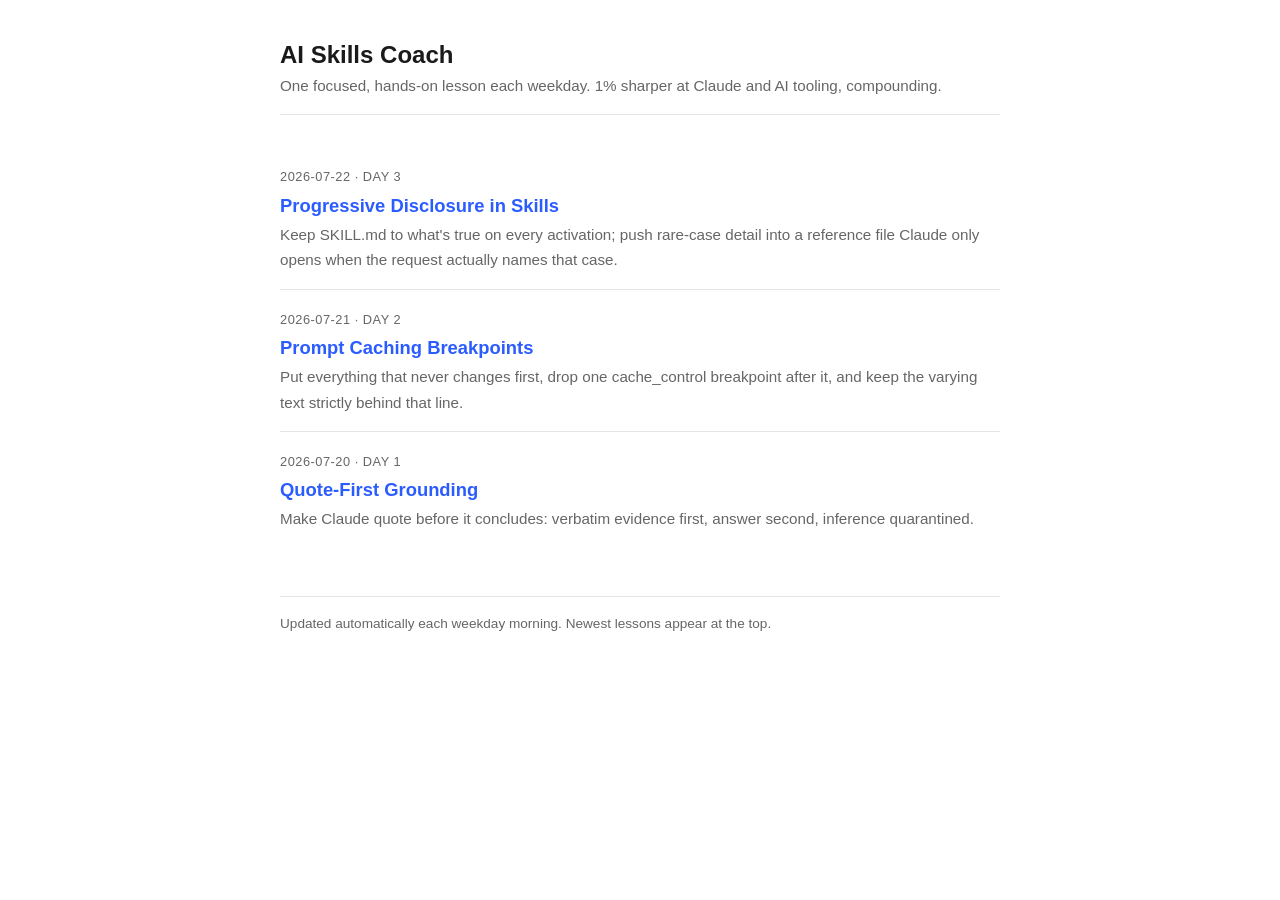
<file: index.html>
<!DOCTYPE html>
<html lang="en">
<head>
<meta charset="utf-8">
<meta name="viewport" content="width=device-width, initial-scale=1">
<title>AI Skills Coach — Daily Lessons</title>
<link rel="stylesheet" href="style.css">
</head>
<body>
<header class="site">
  <h1>AI Skills Coach</h1>
  <p>One focused, hands-on lesson each weekday. 1% sharper at Claude and AI tooling, compounding.</p>
</header>

<ul class="lessons">
  <li>
    <span class="lesson-day">2026-07-22 &middot; Day 3</span>
    <a class="lesson-title" href="lessons/day-03-progressive-disclosure.html">Progressive Disclosure in Skills</a>
    <span class="lesson-bm">Keep SKILL.md to what's true on every activation; push rare-case detail into a reference file Claude only opens when the request actually names that case.</span>
  </li>
  <li>
    <span class="lesson-day">2026-07-21 &middot; Day 2</span>
    <a class="lesson-title" href="lessons/day-02-prompt-caching.html">Prompt Caching Breakpoints</a>
    <span class="lesson-bm">Put everything that never changes first, drop one cache_control breakpoint after it, and keep the varying text strictly behind that line.</span>
  </li>
  <li>
    <span class="lesson-day">2026-07-20 &middot; Day 1</span>
    <a class="lesson-title" href="lessons/day-01-quote-first-grounding.html">Quote-First Grounding</a>
    <span class="lesson-bm">Make Claude quote before it concludes: verbatim evidence first, answer second, inference quarantined.</span>
  </li>
</ul>

<footer class="site">Updated automatically each weekday morning. Newest lessons appear at the top.</footer>
</body>
</html>
</file>
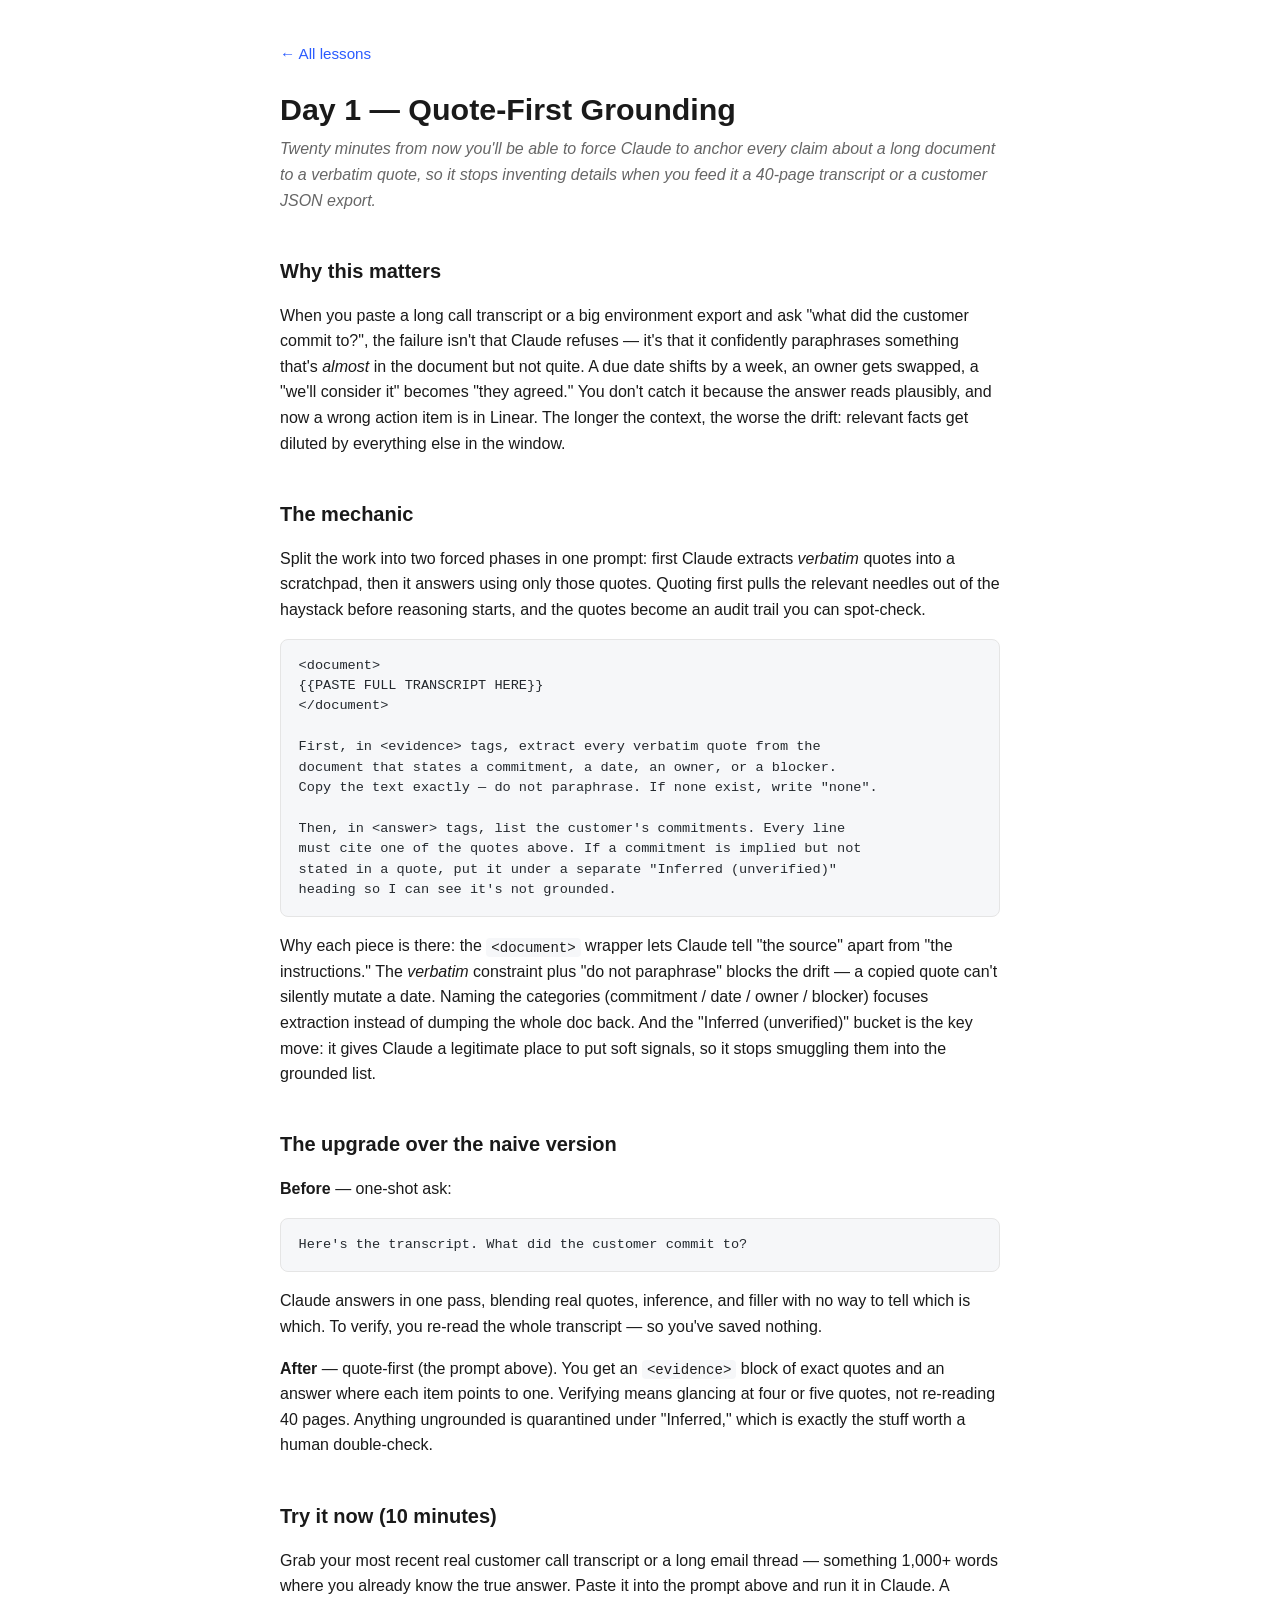
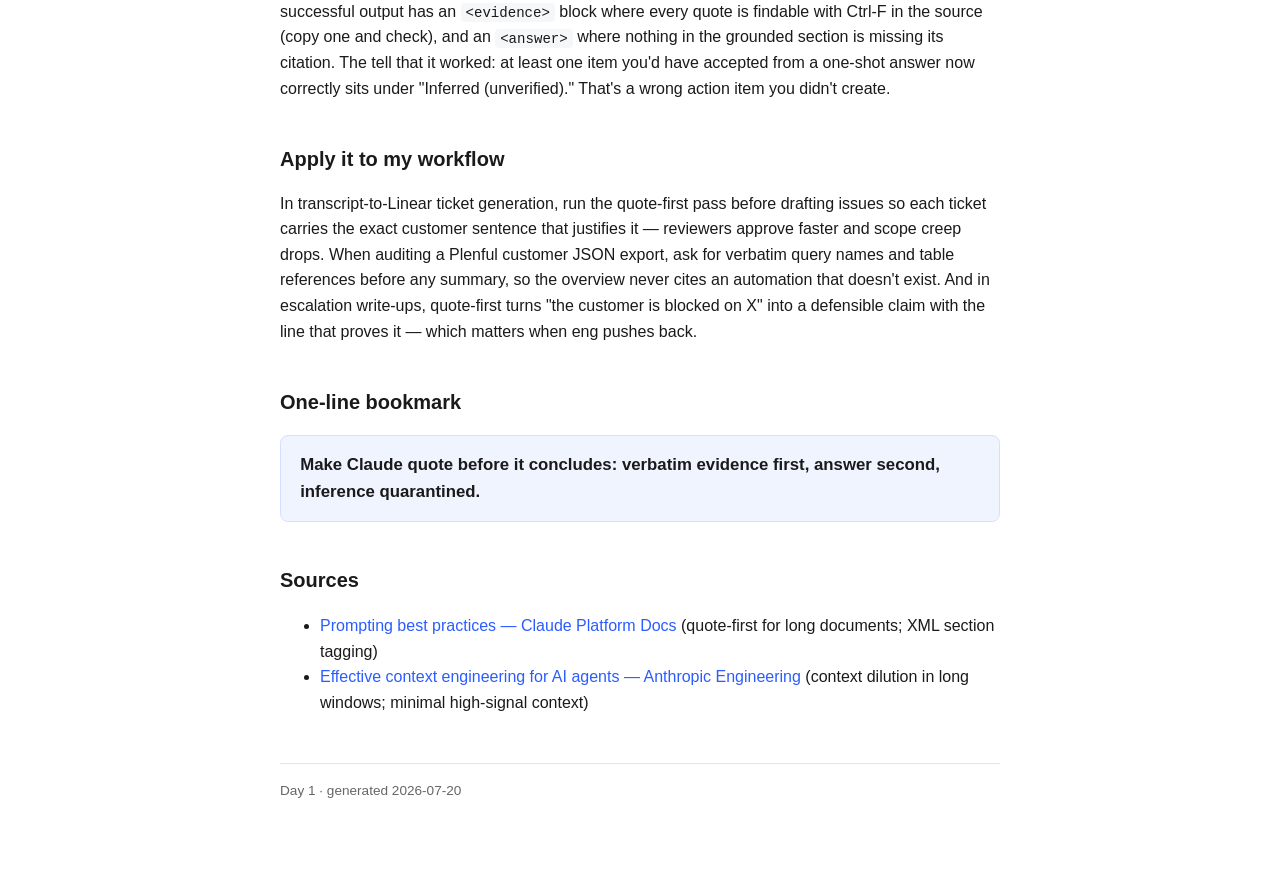
<file: lessons/day-01-quote-first-grounding.html>
<!DOCTYPE html>
<html lang="en">
<head>
<meta charset="utf-8">
<meta name="viewport" content="width=device-width, initial-scale=1">
<title>Day 1 — Quote-First Grounding</title>
<link rel="stylesheet" href="../style.css">
</head>
<body>
<a class="nav-back" href="../index.html">&larr; All lessons</a>

<h1>Day 1 — Quote-First Grounding</h1>
<p class="subtitle">Twenty minutes from now you'll be able to force Claude to anchor every claim about a long document to a verbatim quote, so it stops inventing details when you feed it a 40-page transcript or a customer JSON export.</p>

<h2>Why this matters</h2>
<p>When you paste a long call transcript or a big environment export and ask "what did the customer commit to?", the failure isn't that Claude refuses — it's that it confidently paraphrases something that's <em>almost</em> in the document but not quite. A due date shifts by a week, an owner gets swapped, a "we'll consider it" becomes "they agreed." You don't catch it because the answer reads plausibly, and now a wrong action item is in Linear. The longer the context, the worse the drift: relevant facts get diluted by everything else in the window.</p>

<h2>The mechanic</h2>
<p>Split the work into two forced phases in one prompt: first Claude extracts <em>verbatim</em> quotes into a scratchpad, then it answers using only those quotes. Quoting first pulls the relevant needles out of the haystack before reasoning starts, and the quotes become an audit trail you can spot-check.</p>
<pre><code>&lt;document&gt;
{{PASTE FULL TRANSCRIPT HERE}}
&lt;/document&gt;

First, in &lt;evidence&gt; tags, extract every verbatim quote from the
document that states a commitment, a date, an owner, or a blocker.
Copy the text exactly — do not paraphrase. If none exist, write "none".

Then, in &lt;answer&gt; tags, list the customer's commitments. Every line
must cite one of the quotes above. If a commitment is implied but not
stated in a quote, put it under a separate "Inferred (unverified)"
heading so I can see it's not grounded.</code></pre>
<p>Why each piece is there: the <code>&lt;document&gt;</code> wrapper lets Claude tell "the source" apart from "the instructions." The <em>verbatim</em> constraint plus "do not paraphrase" blocks the drift — a copied quote can't silently mutate a date. Naming the categories (commitment / date / owner / blocker) focuses extraction instead of dumping the whole doc back. And the "Inferred (unverified)" bucket is the key move: it gives Claude a legitimate place to put soft signals, so it stops smuggling them into the grounded list.</p>

<h2>The upgrade over the naive version</h2>
<p><strong>Before</strong> — one-shot ask:</p>
<pre><code>Here's the transcript. What did the customer commit to?</code></pre>
<p>Claude answers in one pass, blending real quotes, inference, and filler with no way to tell which is which. To verify, you re-read the whole transcript — so you've saved nothing.</p>
<p><strong>After</strong> — quote-first (the prompt above). You get an <code>&lt;evidence&gt;</code> block of exact quotes and an answer where each item points to one. Verifying means glancing at four or five quotes, not re-reading 40 pages. Anything ungrounded is quarantined under "Inferred," which is exactly the stuff worth a human double-check.</p>

<h2>Try it now (10 minutes)</h2>
<p>Grab your most recent real customer call transcript or a long email thread — something 1,000+ words where you already know the true answer. Paste it into the prompt above and run it in Claude. A successful output has an <code>&lt;evidence&gt;</code> block where every quote is findable with Ctrl-F in the source (copy one and check), and an <code>&lt;answer&gt;</code> where nothing in the grounded section is missing its citation. The tell that it worked: at least one item you'd have accepted from a one-shot answer now correctly sits under "Inferred (unverified)." That's a wrong action item you didn't create.</p>

<h2>Apply it to my workflow</h2>
<p>In transcript-to-Linear ticket generation, run the quote-first pass before drafting issues so each ticket carries the exact customer sentence that justifies it — reviewers approve faster and scope creep drops. When auditing a Plenful customer JSON export, ask for verbatim query names and table references before any summary, so the overview never cites an automation that doesn't exist. And in escalation write-ups, quote-first turns "the customer is blocked on X" into a defensible claim with the line that proves it — which matters when eng pushes back.</p>

<h2>One-line bookmark</h2>
<p class="bookmark">Make Claude quote before it concludes: verbatim evidence first, answer second, inference quarantined.</p>

<h2>Sources</h2>
<ul>
<li><a href="https://platform.claude.com/docs/en/build-with-claude/prompt-engineering/claude-prompting-best-practices">Prompting best practices — Claude Platform Docs</a> (quote-first for long documents; XML section tagging)</li>
<li><a href="https://www.anthropic.com/engineering/effective-context-engineering-for-ai-agents">Effective context engineering for AI agents — Anthropic Engineering</a> (context dilution in long windows; minimal high-signal context)</li>
</ul>

<footer class="site">Day 1 &middot; generated 2026-07-20</footer>
</body>
</html>
</file>
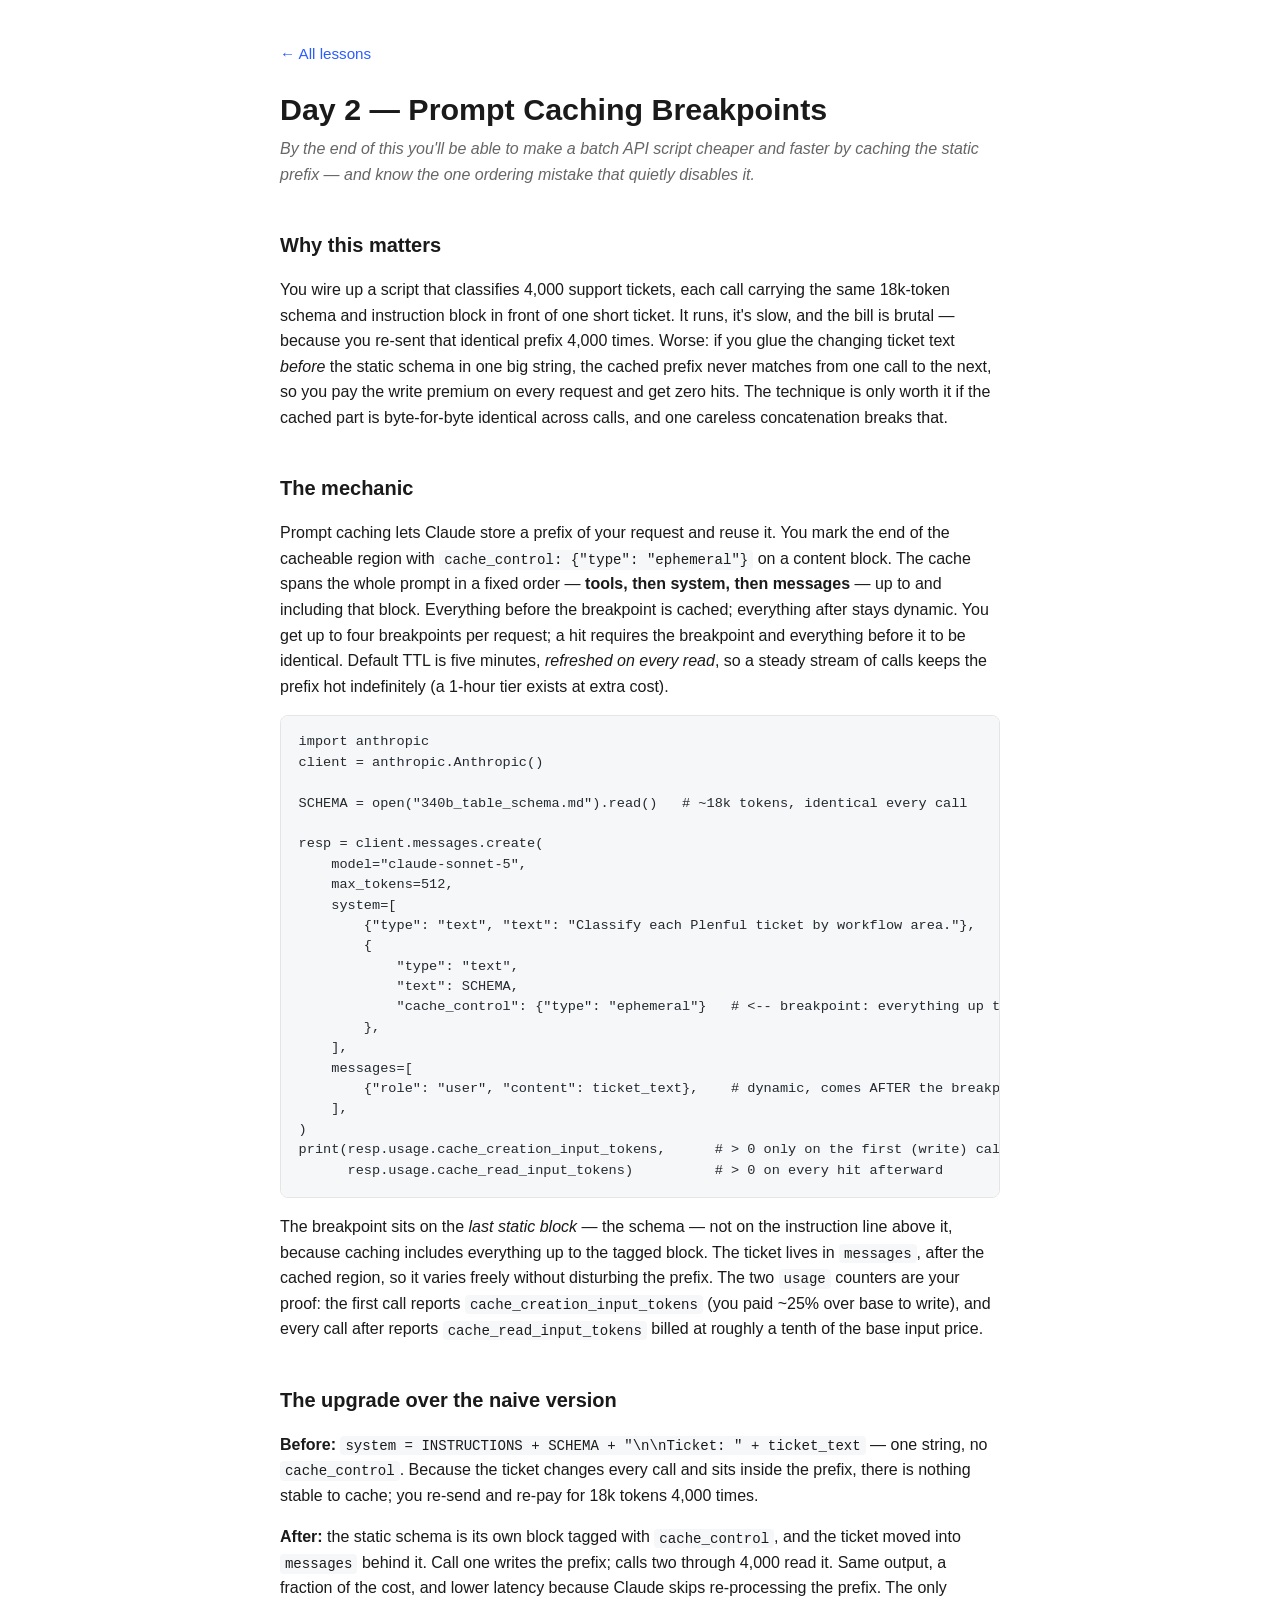
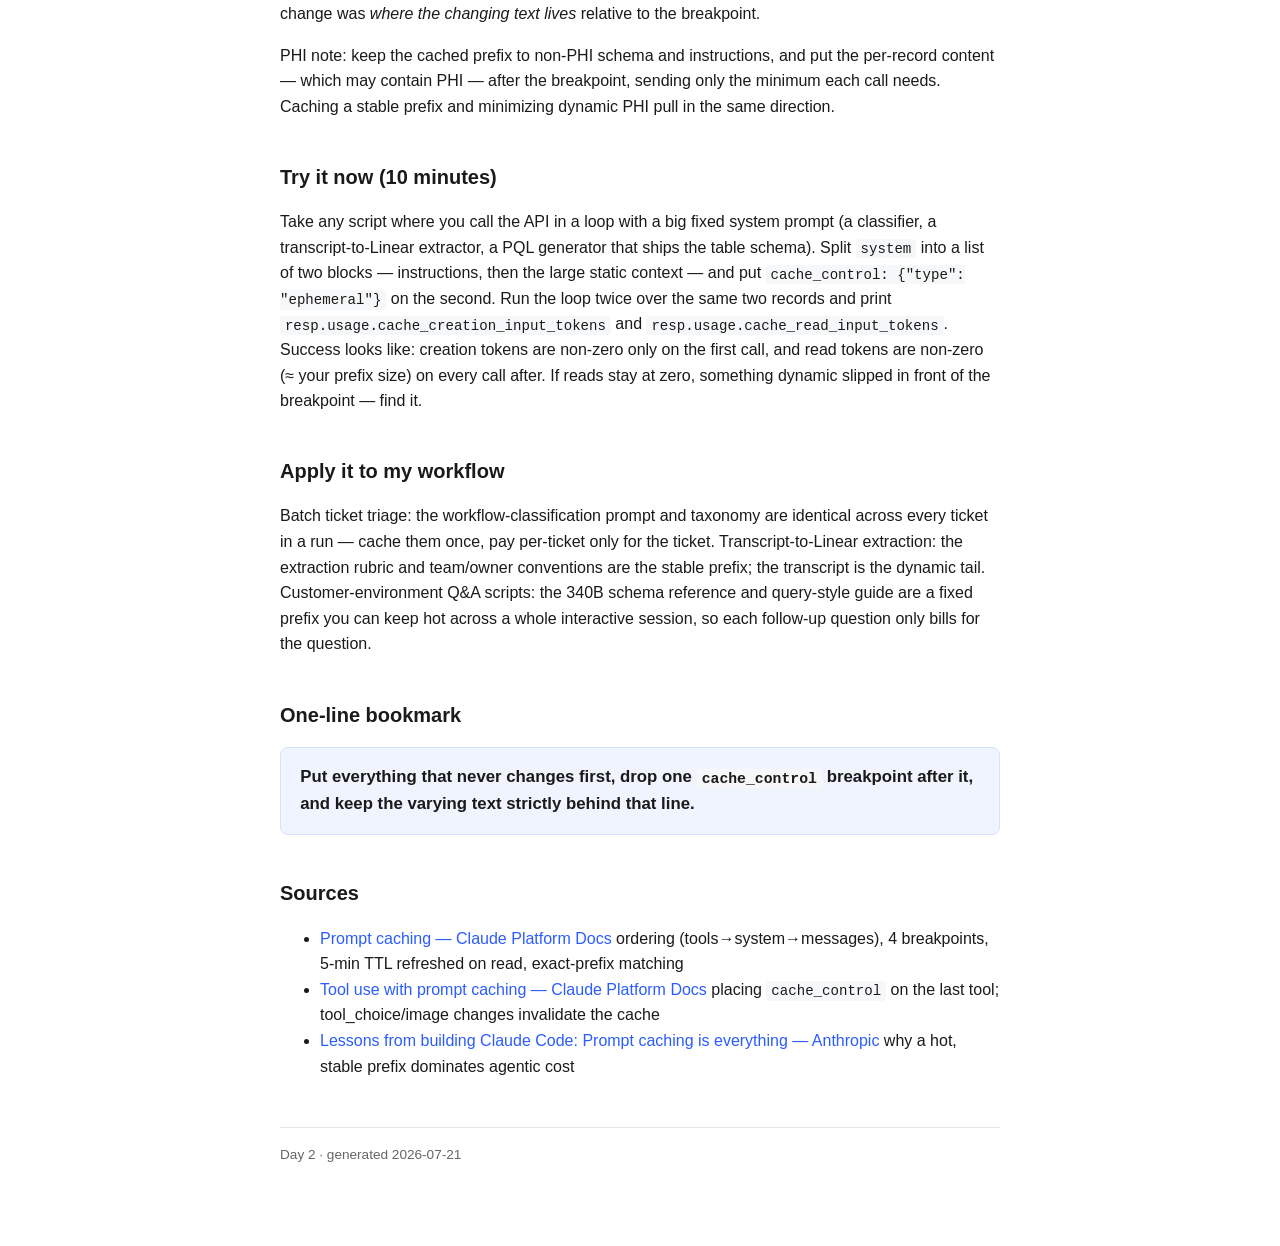
<file: lessons/day-02-prompt-caching.html>
<!DOCTYPE html>
<html lang="en"><head><meta charset="utf-8"><meta name="viewport" content="width=device-width, initial-scale=1">
<title>Day 2 — Prompt Caching Breakpoints</title><link rel="stylesheet" href="../style.css"></head><body>
<a class="nav-back" href="../index.html">&larr; All lessons</a>
<h1>Day 2 — Prompt Caching Breakpoints</h1>
<p class="subtitle"><em>By the end of this you'll be able to make a batch API script cheaper and faster by caching the static prefix — and know the one ordering mistake that quietly disables it.</em></p>

<h2>Why this matters</h2>
<p>You wire up a script that classifies 4,000 support tickets, each call carrying the same 18k-token schema and instruction block in front of one short ticket. It runs, it's slow, and the bill is brutal — because you re-sent that identical prefix 4,000 times. Worse: if you glue the changing ticket text <em>before</em> the static schema in one big string, the cached prefix never matches from one call to the next, so you pay the write premium on every request and get zero hits. The technique is only worth it if the cached part is byte-for-byte identical across calls, and one careless concatenation breaks that.</p>

<h2>The mechanic</h2>
<p>Prompt caching lets Claude store a prefix of your request and reuse it. You mark the end of the cacheable region with <code>cache_control: {"type": "ephemeral"}</code> on a content block. The cache spans the whole prompt in a fixed order — <strong>tools, then system, then messages</strong> — up to and including that block. Everything before the breakpoint is cached; everything after stays dynamic. You get up to four breakpoints per request; a hit requires the breakpoint and everything before it to be identical. Default TTL is five minutes, <em>refreshed on every read</em>, so a steady stream of calls keeps the prefix hot indefinitely (a 1-hour tier exists at extra cost).</p>
<pre><code>import anthropic
client = anthropic.Anthropic()

SCHEMA = open("340b_table_schema.md").read()   # ~18k tokens, identical every call

resp = client.messages.create(
    model="claude-sonnet-5",
    max_tokens=512,
    system=[
        {"type": "text", "text": "Classify each Plenful ticket by workflow area."},
        {
            "type": "text",
            "text": SCHEMA,
            "cache_control": {"type": "ephemeral"}   # &lt;-- breakpoint: everything up to here is cached
        },
    ],
    messages=[
        {"role": "user", "content": ticket_text},    # dynamic, comes AFTER the breakpoint
    ],
)
print(resp.usage.cache_creation_input_tokens,      # &gt; 0 only on the first (write) call
      resp.usage.cache_read_input_tokens)          # &gt; 0 on every hit afterward</code></pre>
<p>The breakpoint sits on the <em>last static block</em> — the schema — not on the instruction line above it, because caching includes everything up to the tagged block. The ticket lives in <code>messages</code>, after the cached region, so it varies freely without disturbing the prefix. The two <code>usage</code> counters are your proof: the first call reports <code>cache_creation_input_tokens</code> (you paid ~25% over base to write), and every call after reports <code>cache_read_input_tokens</code> billed at roughly a tenth of the base input price.</p>

<h2>The upgrade over the naive version</h2>
<p><strong>Before:</strong> <code>system = INSTRUCTIONS + SCHEMA + "\n\nTicket: " + ticket_text</code> — one string, no <code>cache_control</code>. Because the ticket changes every call and sits inside the prefix, there is nothing stable to cache; you re-send and re-pay for 18k tokens 4,000 times.</p>
<p><strong>After:</strong> the static schema is its own block tagged with <code>cache_control</code>, and the ticket moved into <code>messages</code> behind it. Call one writes the prefix; calls two through 4,000 read it. Same output, a fraction of the cost, and lower latency because Claude skips re-processing the prefix. The only change was <em>where the changing text lives</em> relative to the breakpoint.</p>
<p>PHI note: keep the cached prefix to non-PHI schema and instructions, and put the per-record content — which may contain PHI — after the breakpoint, sending only the minimum each call needs. Caching a stable prefix and minimizing dynamic PHI pull in the same direction.</p>

<h2>Try it now (10 minutes)</h2>
<p>Take any script where you call the API in a loop with a big fixed system prompt (a classifier, a transcript-to-Linear extractor, a PQL generator that ships the table schema). Split <code>system</code> into a list of two blocks — instructions, then the large static context — and put <code>cache_control: {"type": "ephemeral"}</code> on the second. Run the loop twice over the same two records and print <code>resp.usage.cache_creation_input_tokens</code> and <code>resp.usage.cache_read_input_tokens</code>. Success looks like: creation tokens are non-zero only on the first call, and read tokens are non-zero (≈ your prefix size) on every call after. If reads stay at zero, something dynamic slipped in front of the breakpoint — find it.</p>

<h2>Apply it to my workflow</h2>
<p>Batch ticket triage: the workflow-classification prompt and taxonomy are identical across every ticket in a run — cache them once, pay per-ticket only for the ticket. Transcript-to-Linear extraction: the extraction rubric and team/owner conventions are the stable prefix; the transcript is the dynamic tail. Customer-environment Q&amp;A scripts: the 340B schema reference and query-style guide are a fixed prefix you can keep hot across a whole interactive session, so each follow-up question only bills for the question.</p>

<h2>One-line bookmark</h2>
<p class="bookmark">Put everything that never changes first, drop one <code>cache_control</code> breakpoint after it, and keep the varying text strictly behind that line.</p>

<h2>Sources</h2>
<ul>
<li><a href="https://platform.claude.com/docs/en/build-with-claude/prompt-caching">Prompt caching — Claude Platform Docs</a> ordering (tools→system→messages), 4 breakpoints, 5-min TTL refreshed on read, exact-prefix matching</li>
<li><a href="https://platform.claude.com/docs/en/agents-and-tools/tool-use/tool-use-with-prompt-caching">Tool use with prompt caching — Claude Platform Docs</a> placing <code>cache_control</code> on the last tool; tool_choice/image changes invalidate the cache</li>
<li><a href="https://claude.com/blog/lessons-from-building-claude-code-prompt-caching-is-everything">Lessons from building Claude Code: Prompt caching is everything — Anthropic</a> why a hot, stable prefix dominates agentic cost</li>
</ul>
<footer class="site">Day 2 &middot; generated 2026-07-21</footer>
</body></html>
</file>
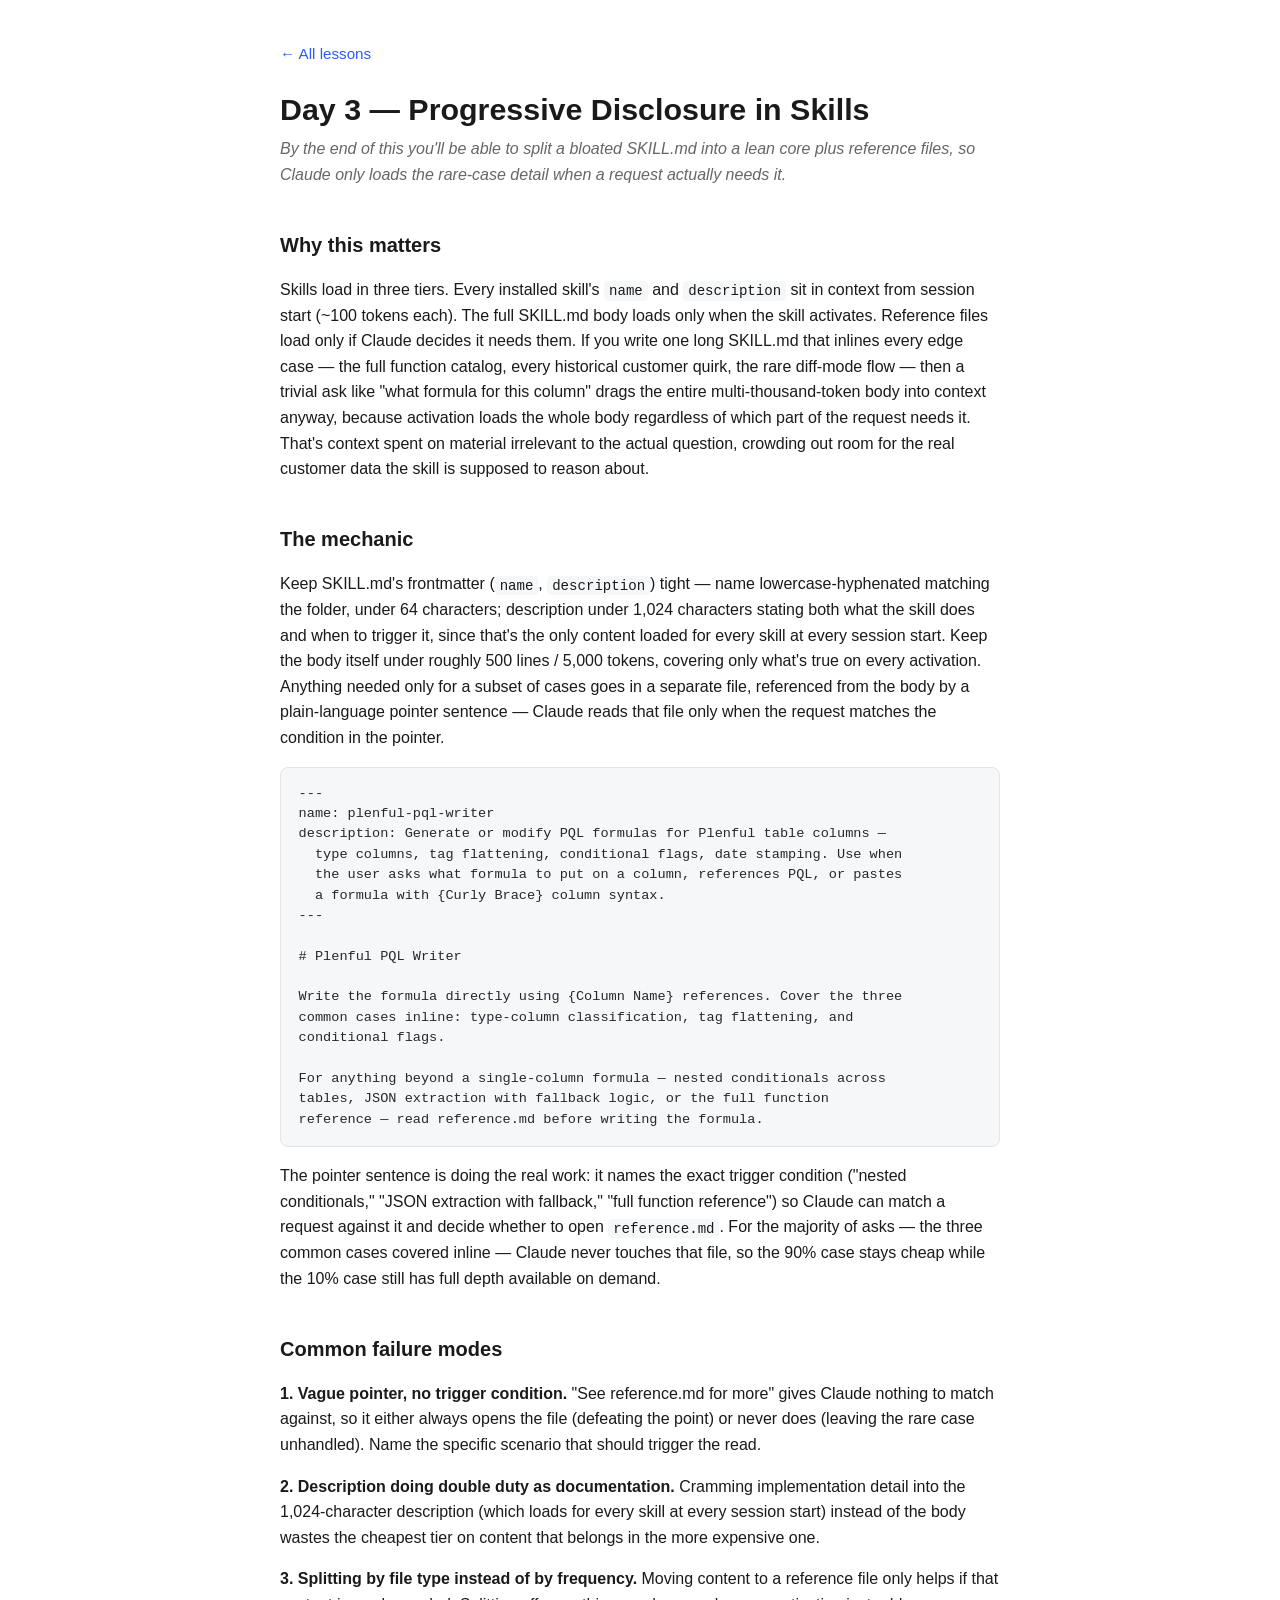
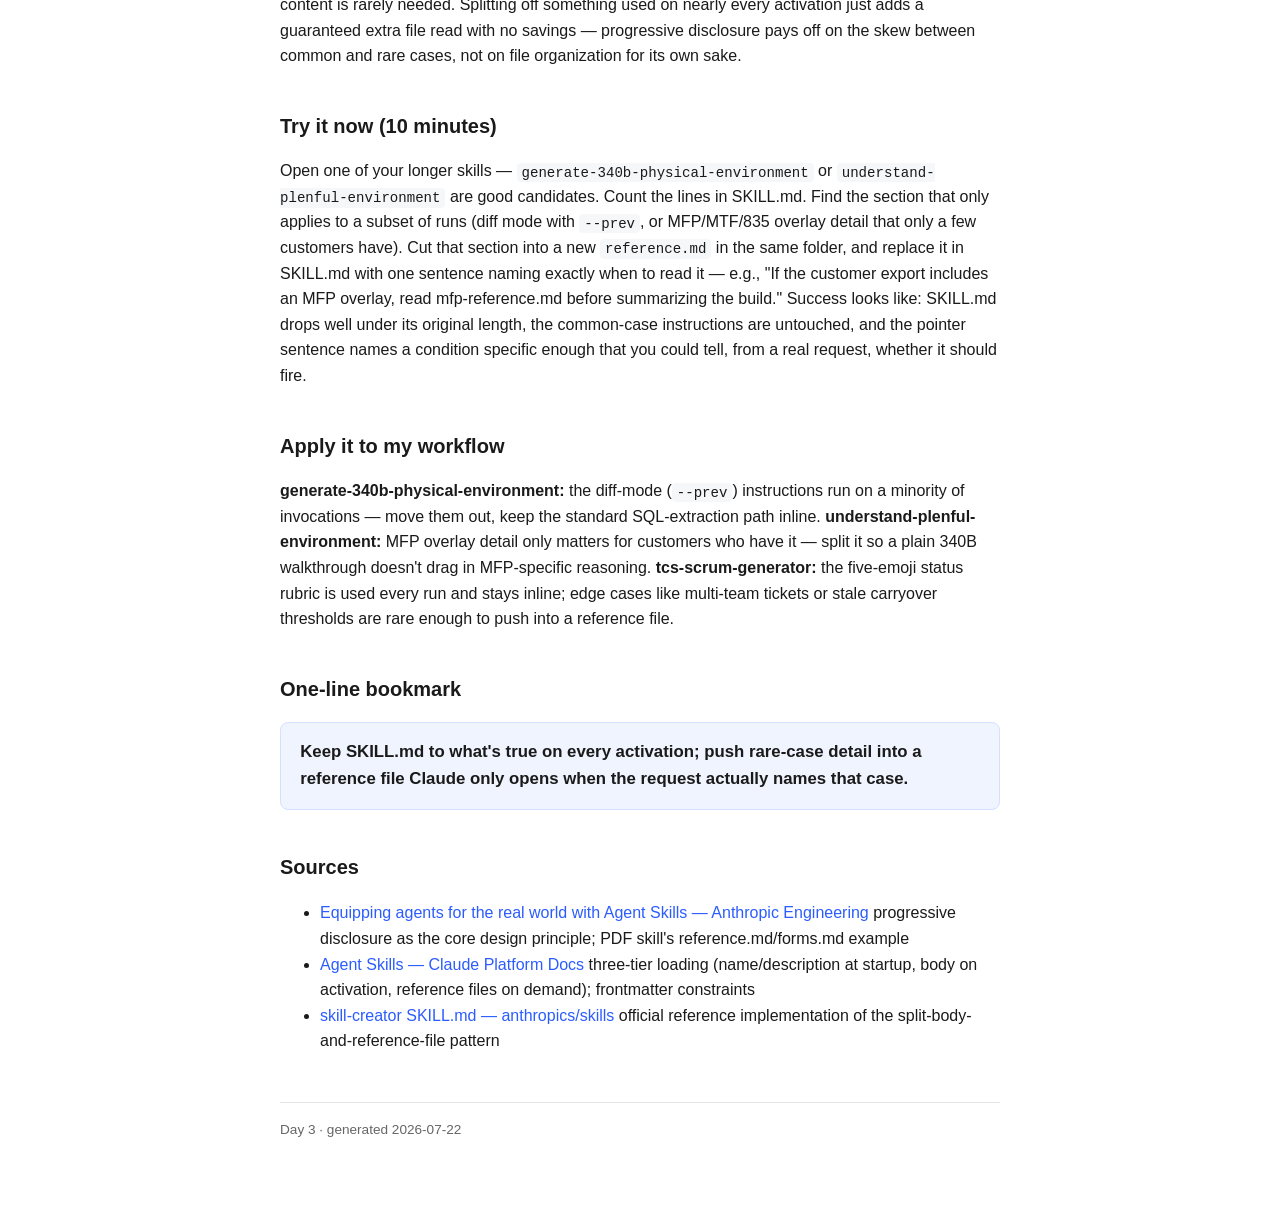
<file: lessons/day-03-progressive-disclosure.html>
<!DOCTYPE html>
<html lang="en"><head><meta charset="utf-8"><meta name="viewport" content="width=device-width, initial-scale=1">
<title>Day 3 — Progressive Disclosure in Skills</title><link rel="stylesheet" href="../style.css"></head><body>
<a class="nav-back" href="../index.html">&larr; All lessons</a>
<h1>Day 3 — Progressive Disclosure in Skills</h1>
<p class="subtitle"><em>By the end of this you'll be able to split a bloated SKILL.md into a lean core plus reference files, so Claude only loads the rare-case detail when a request actually needs it.</em></p>

<h2>Why this matters</h2>
<p>Skills load in three tiers. Every installed skill's <code>name</code> and <code>description</code> sit in context from session start (~100 tokens each). The full SKILL.md body loads only when the skill activates. Reference files load only if Claude decides it needs them. If you write one long SKILL.md that inlines every edge case — the full function catalog, every historical customer quirk, the rare diff-mode flow — then a trivial ask like "what formula for this column" drags the entire multi-thousand-token body into context anyway, because activation loads the whole body regardless of which part of the request needs it. That's context spent on material irrelevant to the actual question, crowding out room for the real customer data the skill is supposed to reason about.</p>

<h2>The mechanic</h2>
<p>Keep SKILL.md's frontmatter (<code>name</code>, <code>description</code>) tight — name lowercase-hyphenated matching the folder, under 64 characters; description under 1,024 characters stating both what the skill does and when to trigger it, since that's the only content loaded for every skill at every session start. Keep the body itself under roughly 500 lines / 5,000 tokens, covering only what's true on every activation. Anything needed only for a subset of cases goes in a separate file, referenced from the body by a plain-language pointer sentence — Claude reads that file only when the request matches the condition in the pointer.</p>
<pre><code>---
name: plenful-pql-writer
description: Generate or modify PQL formulas for Plenful table columns —
  type columns, tag flattening, conditional flags, date stamping. Use when
  the user asks what formula to put on a column, references PQL, or pastes
  a formula with {Curly Brace} column syntax.
---

# Plenful PQL Writer

Write the formula directly using {Column Name} references. Cover the three
common cases inline: type-column classification, tag flattening, and
conditional flags.

For anything beyond a single-column formula — nested conditionals across
tables, JSON extraction with fallback logic, or the full function
reference — read reference.md before writing the formula.</code></pre>
<p>The pointer sentence is doing the real work: it names the exact trigger condition ("nested conditionals," "JSON extraction with fallback," "full function reference") so Claude can match a request against it and decide whether to open <code>reference.md</code>. For the majority of asks — the three common cases covered inline — Claude never touches that file, so the 90% case stays cheap while the 10% case still has full depth available on demand.</p>

<h2>Common failure modes</h2>
<p><strong>1. Vague pointer, no trigger condition.</strong> "See reference.md for more" gives Claude nothing to match against, so it either always opens the file (defeating the point) or never does (leaving the rare case unhandled). Name the specific scenario that should trigger the read.</p>
<p><strong>2. Description doing double duty as documentation.</strong> Cramming implementation detail into the 1,024-character description (which loads for every skill at every session start) instead of the body wastes the cheapest tier on content that belongs in the more expensive one.</p>
<p><strong>3. Splitting by file type instead of by frequency.</strong> Moving content to a reference file only helps if that content is rarely needed. Splitting off something used on nearly every activation just adds a guaranteed extra file read with no savings — progressive disclosure pays off on the skew between common and rare cases, not on file organization for its own sake.</p>

<h2>Try it now (10 minutes)</h2>
<p>Open one of your longer skills — <code>generate-340b-physical-environment</code> or <code>understand-plenful-environment</code> are good candidates. Count the lines in SKILL.md. Find the section that only applies to a subset of runs (diff mode with <code>--prev</code>, or MFP/MTF/835 overlay detail that only a few customers have). Cut that section into a new <code>reference.md</code> in the same folder, and replace it in SKILL.md with one sentence naming exactly when to read it — e.g., "If the customer export includes an MFP overlay, read mfp-reference.md before summarizing the build." Success looks like: SKILL.md drops well under its original length, the common-case instructions are untouched, and the pointer sentence names a condition specific enough that you could tell, from a real request, whether it should fire.</p>

<h2>Apply it to my workflow</h2>
<p><strong>generate-340b-physical-environment:</strong> the diff-mode (<code>--prev</code>) instructions run on a minority of invocations — move them out, keep the standard SQL-extraction path inline. <strong>understand-plenful-environment:</strong> MFP overlay detail only matters for customers who have it — split it so a plain 340B walkthrough doesn't drag in MFP-specific reasoning. <strong>tcs-scrum-generator:</strong> the five-emoji status rubric is used every run and stays inline; edge cases like multi-team tickets or stale carryover thresholds are rare enough to push into a reference file.</p>

<h2>One-line bookmark</h2>
<p class="bookmark">Keep SKILL.md to what's true on every activation; push rare-case detail into a reference file Claude only opens when the request actually names that case.</p>

<h2>Sources</h2>
<ul>
<li><a href="https://www.anthropic.com/engineering/equipping-agents-for-the-real-world-with-agent-skills">Equipping agents for the real world with Agent Skills — Anthropic Engineering</a> progressive disclosure as the core design principle; PDF skill's reference.md/forms.md example</li>
<li><a href="https://platform.claude.com/docs/en/agents-and-tools/agent-skills/overview">Agent Skills — Claude Platform Docs</a> three-tier loading (name/description at startup, body on activation, reference files on demand); frontmatter constraints</li>
<li><a href="https://github.com/anthropics/skills/blob/main/skills/skill-creator/SKILL.md">skill-creator SKILL.md — anthropics/skills</a> official reference implementation of the split-body-and-reference-file pattern</li>
</ul>
<footer class="site">Day 3 &middot; generated 2026-07-22</footer>
</body></html>
</file>
<file: style.css>
:root {
  --fg: #1a1a1a;
  --muted: #666;
  --bg: #ffffff;
  --accent: #2b5cff;
  --line: #e5e5e5;
  --code-bg: #f6f7f9;
  --code-fg: #24292e;
}

* { box-sizing: border-box; }

body {
  font-family: -apple-system, BlinkMacSystemFont, "Segoe UI", Roboto, Helvetica, Arial, sans-serif;
  color: var(--fg);
  background: var(--bg);
  line-height: 1.6;
  max-width: 760px;
  margin: 0 auto;
  padding: 2.5rem 1.25rem 5rem;
  font-size: 17px;
}

a { color: var(--accent); text-decoration: none; }
a:hover { text-decoration: underline; }

header.site {
  border-bottom: 1px solid var(--line);
  padding-bottom: 1rem;
  margin-bottom: 2rem;
}
header.site h1 { font-size: 1.5rem; margin: 0 0 .25rem; }
header.site p { color: var(--muted); margin: 0; font-size: .95rem; }

h1 { font-size: 1.9rem; line-height: 1.25; margin: 0 0 .5rem; }
h2 {
  font-size: 1.25rem;
  margin: 2.2rem 0 .6rem;
  padding-top: .4rem;
}
.subtitle { color: var(--muted); font-style: italic; margin: 0 0 1.5rem; }

p, li { font-size: 1rem; }

code {
  font-family: ui-monospace, SFMono-Regular, "SF Mono", Menlo, Consolas, monospace;
  background: var(--code-bg);
  padding: .12em .35em;
  border-radius: 4px;
  font-size: .88em;
}
pre {
  background: var(--code-bg);
  color: var(--code-fg);
  padding: 1rem 1.1rem;
  border-radius: 8px;
  overflow-x: auto;
  border: 1px solid var(--line);
  font-size: .85rem;
  line-height: 1.5;
}
pre code { background: none; padding: 0; font-size: inherit; }

blockquote {
  border-left: 3px solid var(--accent);
  margin: 1rem 0;
  padding: .3rem 0 .3rem 1rem;
  color: var(--muted);
}

.bookmark {
  background: #f0f4ff;
  border: 1px solid #d5e0ff;
  border-radius: 8px;
  padding: 1rem 1.2rem;
  font-weight: 600;
  font-size: 1.05rem;
}

.nav-back { display: inline-block; margin-bottom: 1.5rem; font-size: .95rem; }

/* index list */
ul.lessons { list-style: none; padding: 0; margin: 0; }
ul.lessons li {
  border-bottom: 1px solid var(--line);
  padding: 1rem 0;
}
ul.lessons li:last-child { border-bottom: none; }
.lesson-day { font-size: .8rem; color: var(--muted); text-transform: uppercase; letter-spacing: .04em; }
.lesson-title { font-size: 1.15rem; font-weight: 600; display: block; margin: .1rem 0; }
.lesson-bm { color: var(--muted); font-size: .95rem; }

footer.site { margin-top: 3rem; padding-top: 1rem; border-top: 1px solid var(--line); color: var(--muted); font-size: .85rem; }

table { border-collapse: collapse; width: 100%; margin: 1rem 0; font-size: .95rem; }
th, td { border: 1px solid var(--line); padding: .5rem .7rem; text-align: left; vertical-align: top; }
th { background: var(--code-bg); }
.empty { color: var(--muted); font-style: italic; }
</file>
